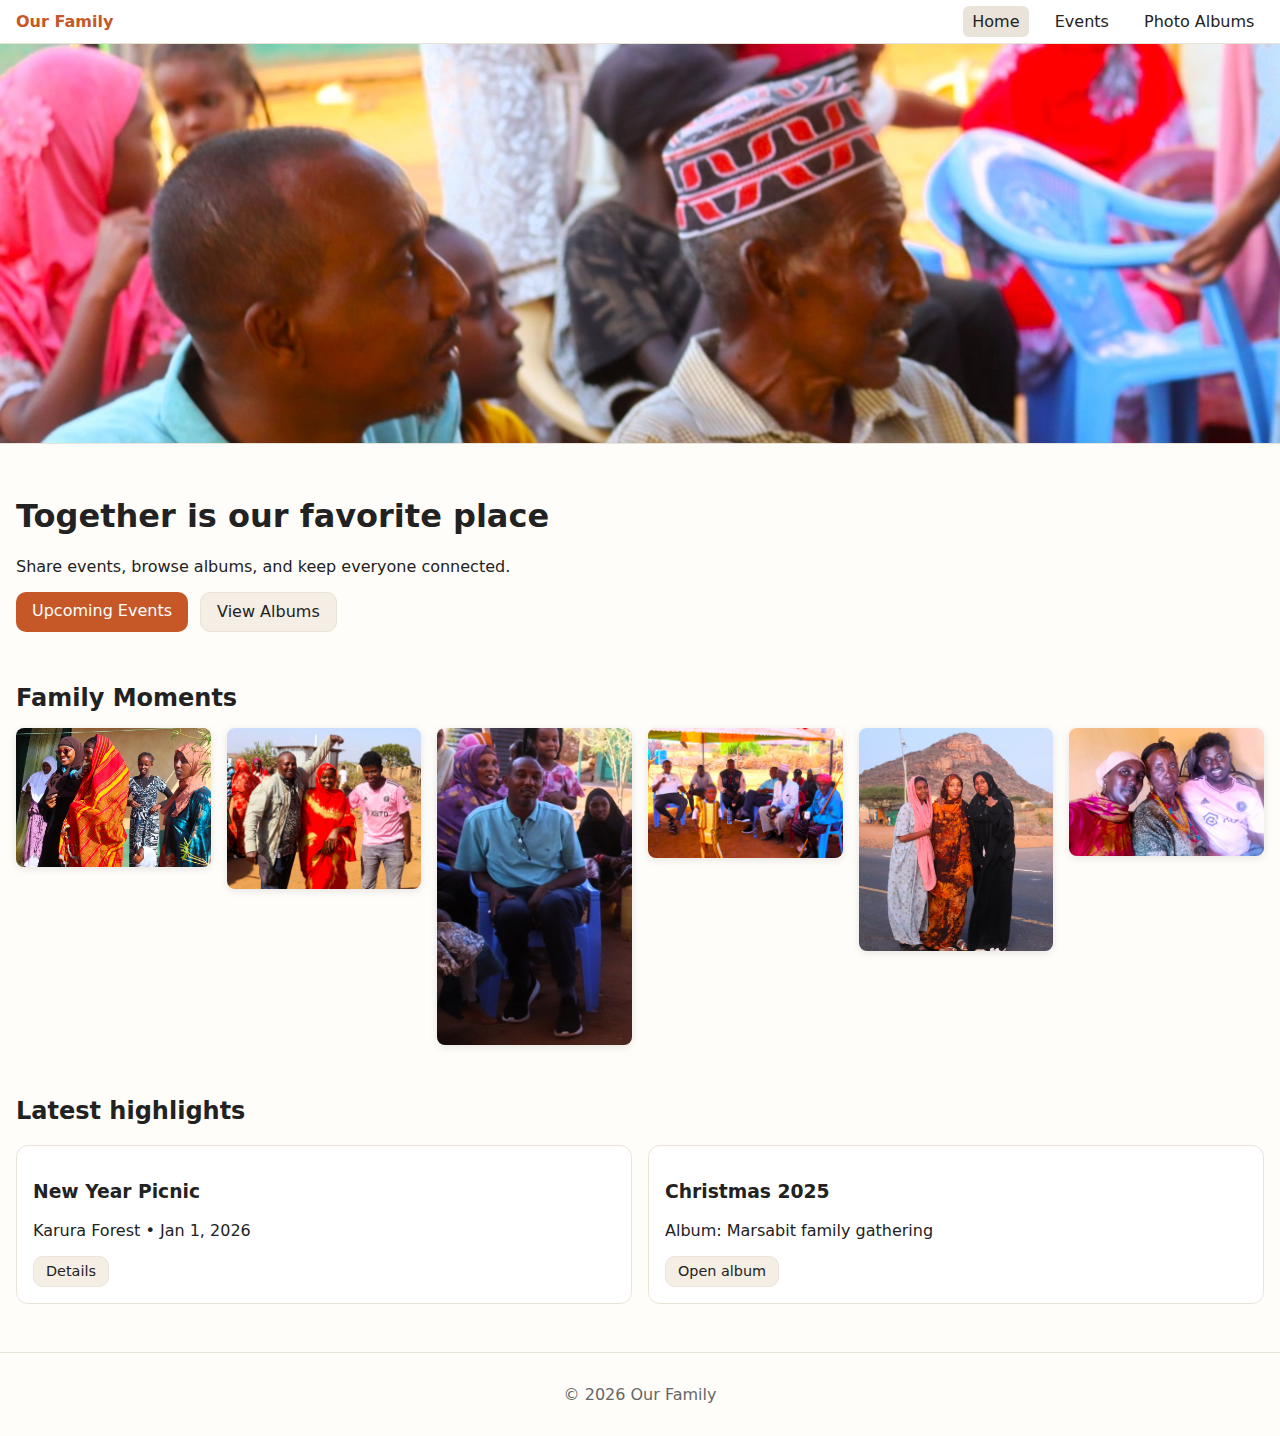
<file: index.html>
<!DOCTYPE html>
<html lang="en">
<head>
  <meta charset="utf-8" />
  <meta name="viewport" content="width=device-width, initial-scale=1" />
  <title>Our Family</title>
  <meta name="description" content="Family events, photo albums, and memories." />
  <link rel="preload" href="images/hero.jpg" as="image">
  <link rel="stylesheet" href="script/script/style/main.css" />
</head>
<body>
  <header class="site-header">
    <a class="logo" href="index.html">Our Family</a>
    <nav class="nav">
      <button class="nav-toggle" aria-label="Toggle navigation">☰</button>
      <ul class="nav-list">
        <li><a href="index.html" aria-current="page">Home</a></li>
        <li><a href="events.html">Events</a></li>
        <li><a href="albums.html">Photo Albums</a></li>
      </ul>
    </nav>
  </header>

  <main>
    <section class="hero">
      <img src="images/hero.jpg" alt="Family moments collage" />
      <div class="hero-text">
        <h1>Together is our favorite place</h1>
        <p>Share events, browse albums, and keep everyone connected.</p>
        <div class="cta-row">
          <a class="btn primary" href="events.html">Upcoming Events</a>
          <a class="btn" href="albums.html">View Albums</a>
        </div>
      </div>
    </section>

    <section class="collage">
      <h2>Family Moments</h2>
      <div class="collage-grid">
        <img src="images/albums/isakos-photos/01.jpg" alt="Family moment 1" />
        <img src="images/albums/isakos-photos/10.jpg" alt="Family moment 2" />
        <img src="images/albums/isakos-photos/20.jpg" alt="Family moment 3" />
        <img src="images/albums/isakos-photos/30.jpg" alt="Family moment 4" />
        <img src="images/albums/isakos-photos/40.jpg" alt="Family moment 5" />
        <img src="images/albums/isakos-photos/50.jpg" alt="Family moment 6" />
      </div>
    </section>

    <section class="highlights">
      <h2>Latest highlights</h2>
      <div class="cards">
        <article class="card">
          <h3>New Year Picnic</h3>
          <p>Karura Forest • Jan 1, 2026</p>
          <a class="btn small" href="events.html#new-year-picnic">Details</a>
        </article>
        <article class="card">
          <h3>Christmas 2025</h3>
          <p>Album: Marsabit family gathering</p>
          <a class="btn small" href="albums.html#2025-christmas">Open album</a>
        </article>
      </div>
    </section>
  </main>

  <footer class="site-footer">
    <p>© <span id="year"></span> Our Family</p>
  </footer>

  <script src="script/main.js"></script>
</body>
</html>
</file>
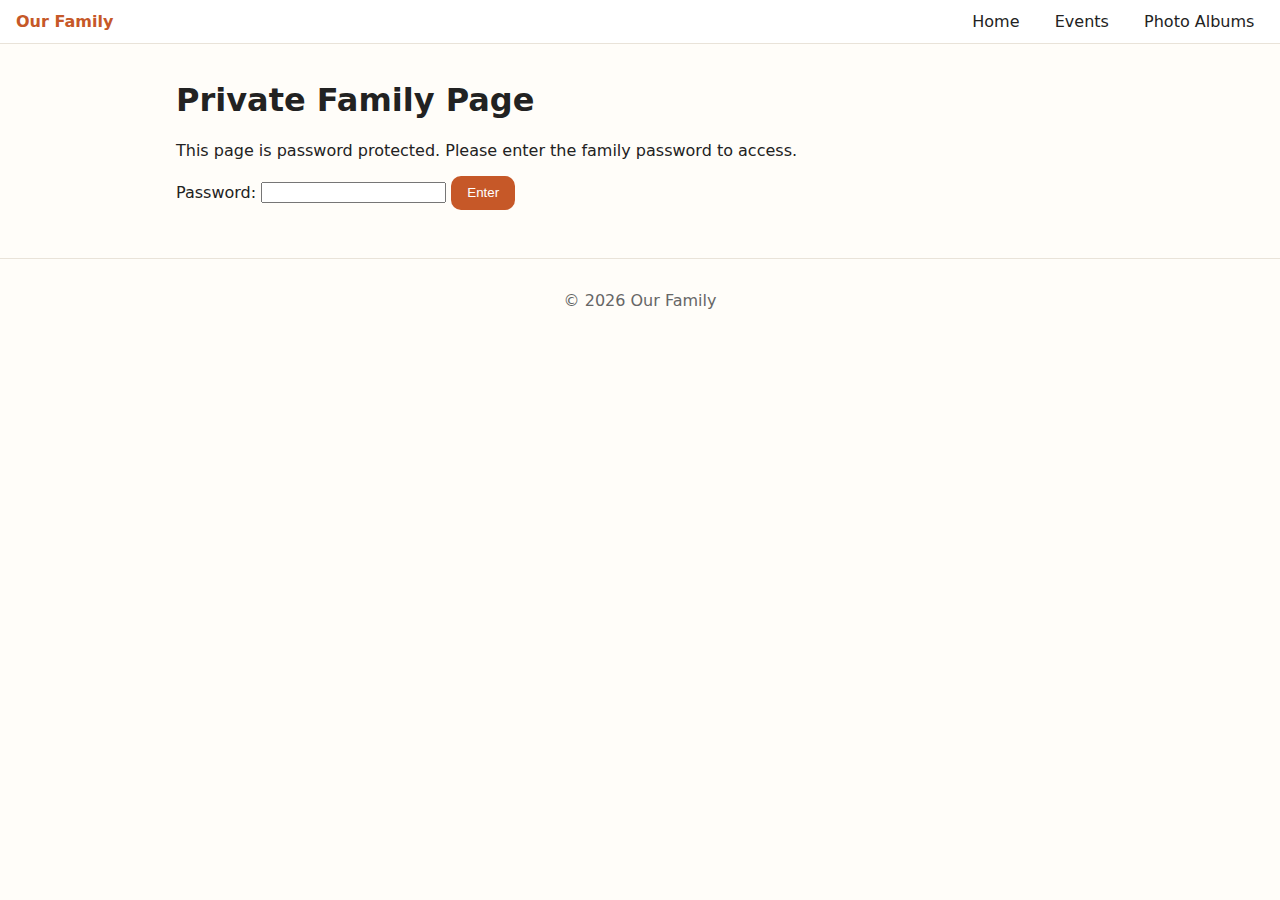
<file: private.html>
<!DOCTYPE html>
<html lang="en">
<head>
  <meta charset="utf-8" />
  <meta name="viewport" content="width=device-width, initial-scale=1" />
  <title>Private Family Page</title>
  <link rel="stylesheet" href="script/script/style/main.css" />
  <style>
    .upload-controls {
      margin-bottom: 1rem;
    }

    .private-album-grid {
      display: grid;
      grid-template-columns: repeat(auto-fill, minmax(200px, 1fr));
      gap: 1rem;
      margin-top: 1rem;
    }

    .private-image-item {
      position: relative;
      border: 1px solid #ddd;
      border-radius: 8px;
      overflow: hidden;
      background: #f9f9f9;
    }

    .private-image-item img {
      width: 100%;
      height: 200px;
      object-fit: cover;
      display: block;
    }

    .delete-btn {
      position: absolute;
      top: 5px;
      right: 5px;
      background: rgba(0, 0, 0, 0.7);
      color: white;
      border: none;
      border-radius: 50%;
      width: 25px;
      height: 25px;
      cursor: pointer;
      font-size: 16px;
      line-height: 1;
      display: flex;
      align-items: center;
      justify-content: center;
    }

    .delete-btn:hover {
      background: rgba(0, 0, 0, 0.9);
    }
  </style>
</head>
<body>
  <header class="site-header">
    <a class="logo" href="index.html">Our Family</a>
    <nav class="nav">
      <button class="nav-toggle" aria-label="Toggle navigation">☰</button>
      <ul class="nav-list">
        <li><a href="index.html">Home</a></li>
        <li><a href="events.html">Events</a></li>
        <li><a href="albums.html">Photo Albums</a></li>
      </ul>
    </nav>
  </header>

  <main class="container">
    <div id="password-gate">
      <h1>Private Family Page</h1>
      <p>This page is password protected. Please enter the family password to access.</p>
      <form id="password-form">
        <label for="password">Password:</label>
        <input type="password" id="password" required />
        <button type="submit" class="btn primary">Enter</button>
      </form>
      <p id="error-message" style="color: red; display: none;">Incorrect password. Please try again.</p>
    </div>

    <div id="private-content" style="display: none;">
      <h1>Welcome to the Private Family Page</h1>
      <p>This content is only visible to family members with the password.</p>
      <p>You can add private photos, messages, or other family-only content here.</p>

      <!-- Add private content here -->
      <section>
        <h2>Private Family Photos</h2>
        <p>Upload and share private family photos here.</p>
        <div class="upload-controls">
          <button id="upload-btn" class="btn">Upload Image</button>
          <input type="file" id="file-input" accept="image/*" style="display: none;" multiple />
        </div>
        <div id="private-album" class="private-album-grid">
          <!-- Uploaded images will appear here -->
        </div>
      </section>

      <section>
        <h2>Family Messages</h2>
        <p>Share private messages or updates with the family.</p>
        <!-- Add message board or form here -->
      </section>
    </div>
  </main>

  <footer class="site-footer">
    <p>© <span id="year"></span> Our Family</p>
  </footer>

  <script>
    // Simple client-side password protection
    // Note: This is not secure for sensitive information
    // For real security, use server-side authentication
    const correctPassword = 'family2025'; // Change this to your desired password

    const passwordForm = document.getElementById('password-form');
    const passwordGate = document.getElementById('password-gate');
    const privateContent = document.getElementById('private-content');
    const errorMessage = document.getElementById('error-message');

    passwordForm.addEventListener('submit', function(e) {
      e.preventDefault();
      const enteredPassword = document.getElementById('password').value;

      if (enteredPassword === correctPassword) {
        passwordGate.style.display = 'none';
        privateContent.style.display = 'block';
      } else {
        errorMessage.style.display = 'block';
      }
    });

    // Set current year in footer
    document.getElementById('year').textContent = new Date().getFullYear();

    // Private album functionality
    const uploadBtn = document.getElementById('upload-btn');
    const fileInput = document.getElementById('file-input');
    const privateAlbum = document.getElementById('private-album');

    let uploadedImages = JSON.parse(localStorage.getItem('privateImages')) || [];

    // Load saved images on page load
    function loadImages() {
      privateAlbum.innerHTML = '';
      uploadedImages.forEach((imageData, index) => {
        displayImage(imageData, index);
      });
    }

    // Display image in grid
    function displayImage(imageData, index) {
      const imageItem = document.createElement('div');
      imageItem.className = 'private-image-item';

      const img = document.createElement('img');
      img.src = imageData;
      img.alt = 'Uploaded image';

      const deleteBtn = document.createElement('button');
      deleteBtn.className = 'delete-btn';
      deleteBtn.textContent = '×';
      deleteBtn.onclick = () => deleteImage(index);

      imageItem.appendChild(img);
      imageItem.appendChild(deleteBtn);
      privateAlbum.appendChild(imageItem);
    }

    // Delete image
    function deleteImage(index) {
      uploadedImages.splice(index, 1);
      localStorage.setItem('privateImages', JSON.stringify(uploadedImages));
      loadImages();
    }

    // Handle file upload
    uploadBtn.addEventListener('click', () => {
      fileInput.click();
    });

    fileInput.addEventListener('change', (e) => {
      const files = Array.from(e.target.files);
      files.forEach(file => {
        if (file.type.startsWith('image/')) {
          const reader = new FileReader();
          reader.onload = (event) => {
            uploadedImages.push(event.target.result);
            localStorage.setItem('privateImages', JSON.stringify(uploadedImages));
            loadImages();
          };
          reader.readAsDataURL(file);
        }
      });
      // Reset file input
      fileInput.value = '';
    });

    // Load images when content is shown
    passwordForm.addEventListener('submit', function(e) {
      e.preventDefault();
      const enteredPassword = document.getElementById('password').value;

      if (enteredPassword === correctPassword) {
        passwordGate.style.display = 'none';
        privateContent.style.display = 'block';
        loadImages(); // Load images after password is entered
      } else {
        errorMessage.style.display = 'block';
      }
    });
  </script>
</body>
</html>
</file>
<file: script/script/style/main.css>
:root{
  --bg:#fffdf9;
  --text:#222;
  --muted:#666;
  --primary:#c65828; /* warm terracotta */
  --primary-600:#a94a22;
  --card:#ffffff;
  --border:#e9e3d9;
}

*{ box-sizing:border-box; }
html,body{ margin:0; padding:0; background:var(--bg); color:var(--text); font-family: system-ui, -apple-system, "Segoe UI", Roboto, "Noto Sans", "Ubuntu", "Helvetica Neue", Arial, "Apple Color Emoji", "Segoe UI Emoji"; }
img{ max-width:100%; height:auto; display:block; }

.container{ width:100%; max-width:960px; margin:0 auto; padding:1rem; }

.site-header{
  display:flex; align-items:center; justify-content:space-between;
  padding:0.75rem 1rem; border-bottom:1px solid var(--border); background:#fff;
  position:sticky; top:0; z-index:20;
}
.logo{ font-weight:700; text-decoration:none; color:var(--primary); }
.nav-toggle{ background:none; border:1px solid var(--border); border-radius:8px; padding:0.4rem 0.6rem; }
.nav-list{ list-style:none; margin:0; padding:0; display:none; gap:1rem; }
.nav-list a{ text-decoration:none; color:var(--text); padding:0.4rem 0.6rem; border-radius:6px; }
.nav-list a[aria-current="page"]{ background:var(--border); }

@media(min-width:768px){
  .nav-list{ display:flex; }
  .nav-toggle{ display:none; }
}

.hero{ position:relative; display:grid; gap:1rem; }
.hero img{ width:100%; max-height:400px; object-fit:cover; object-position:top; border-bottom:1px solid var(--border); transition: transform 0.3s ease, box-shadow 0.3s ease; }
.hero img:hover{ transform: scale(0.95); box-shadow: 0 4px 12px rgba(0,0,0,0.2); }
.hero-text{ padding:1rem; }
.cta-row{ display:flex; gap:0.75rem; flex-wrap:wrap; }

.btn{ background:#f4eee4; color:var(--text); border:1px solid var(--border); padding:0.6rem 1rem; border-radius:10px; text-decoration:none; display:inline-block; }
.btn.primary{ background:var(--primary); color:#fff; border:none; }
.btn.primary:hover{ background:var(--primary-600); }
.btn.small{ padding:0.4rem 0.75rem; font-size:0.9rem; }

.highlights{ padding:1rem; }
.cards{ display:grid; grid-template-columns:1fr; gap:1rem; }
.card{ background:var(--card); border:1px solid var(--border); border-radius:12px; padding:1rem; }
@media(min-width:640px){ .cards{ grid-template-columns:repeat(2,1fr); } }

.site-footer{ border-top:1px solid var(--border); margin-top:2rem; padding:1rem; text-align:center; color:var(--muted); }

.collage{ padding:1rem; }
.collage h2{ margin-bottom:1rem; }
.collage-grid{ display:grid; grid-template-columns:repeat(auto-fit, minmax(150px, 1fr)); gap:1rem; }
.collage-grid img{ width:100%; border-radius:8px; box-shadow:0 2px 8px rgba(0,0,0,0.1); transition: transform 0.3s ease, box-shadow 0.3s ease; }
.collage-grid img:hover{ transform: scale(1.05); box-shadow: 0 6px 16px rgba(0,0,0,0.2); }
</file>
